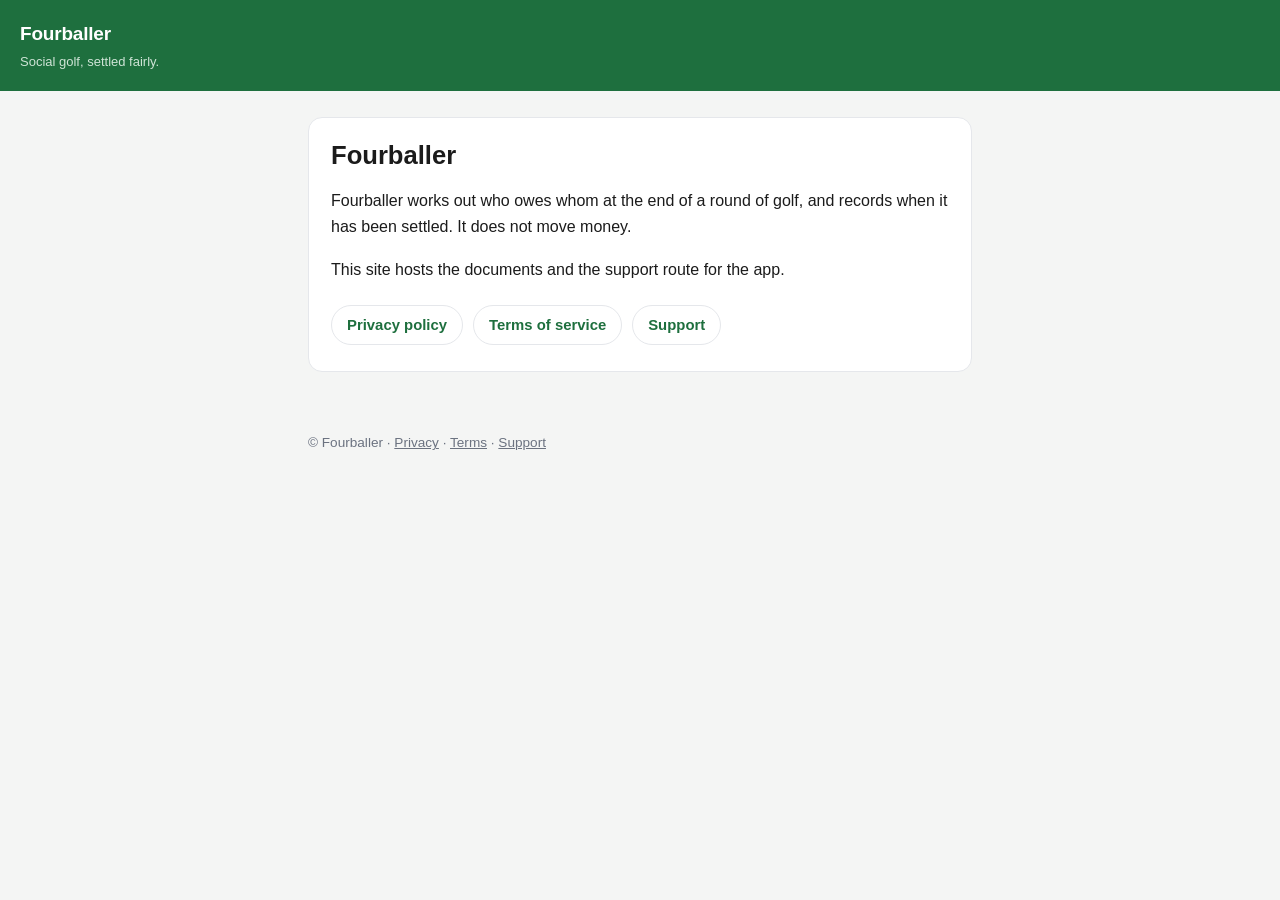
<file: index.html>
<!doctype html>
<html lang="en">
<head>
<meta charset="utf-8">
<meta name="viewport" content="width=device-width, initial-scale=1">
<title>Fourballer</title>
<meta name="description" content="Fourballer — privacy policy, terms of service and support.">
<link rel="stylesheet" href="/style.css">
</head>
<body>

<header class="bar">
  <a class="wordmark" href="/">Fourballer</a>
  <div class="tag">Social golf, settled fairly.</div>
</header>

<main>
  <div class="card">
    <h1>Fourballer</h1>
    <p>
      Fourballer works out who owes whom at the end of a round of golf, and
      records when it has been settled. It does not move money.
    </p>
    <p>
      This site hosts the documents and the support route for the app.
    </p>
    <nav class="links">
      <a href="/privacy/">Privacy policy</a>
      <a href="/terms/">Terms of service</a>
      <a href="/support/">Support</a>
    </nav>
  </div>
</main>

<footer>
  &copy; Fourballer &middot;
  <a href="/privacy/">Privacy</a> &middot;
  <a href="/terms/">Terms</a> &middot;
  <a href="/support/">Support</a>
</footer>

</body>
</html>
</file>
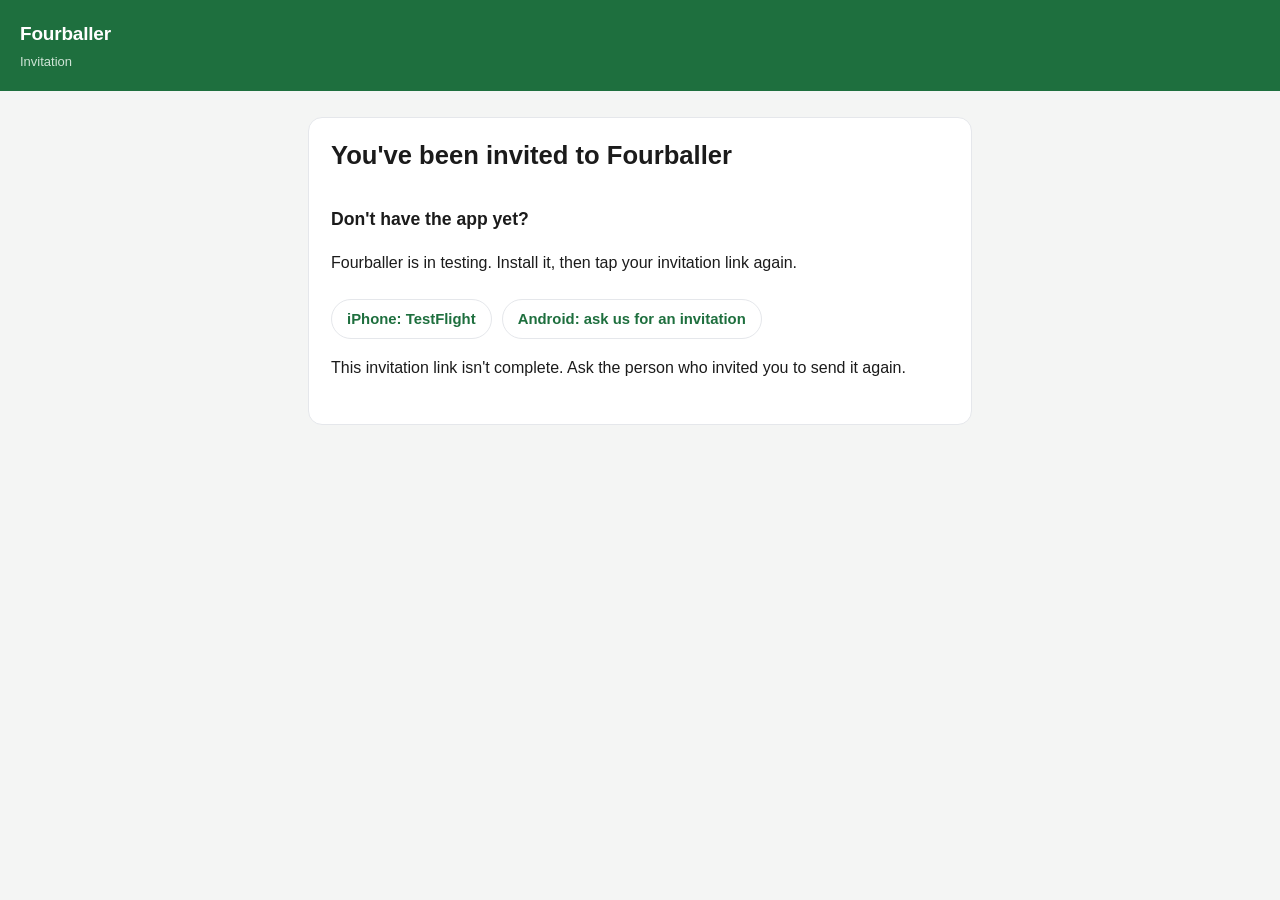
<file: join/index.html>
<!doctype html>
<html lang="en">
<head>
<meta charset="utf-8">
<meta name="viewport" content="width=device-width, initial-scale=1">
<meta name="robots" content="noindex">
<meta name="referrer" content="no-referrer">
<title>Join — Fourballer</title>
<link rel="stylesheet" href="/style.css">
</head>
<body>

<header class="bar">
  <a class="wordmark" href="/">Fourballer</a>
  <div class="tag">Invitation</div>
</header>

<main>
  <div class="card">
    <!-- PLACEHOLDER WORDING (#1561): every line on this page is a placeholder
         until Bruce rules on it. -->
    <h1>You've been invited to Fourballer</h1>

    <p id="open-row" hidden>
      <a id="open-link" href="#" style="display:inline-block;padding:12px 18px;border-radius:10px;background:var(--green);color:#fff;text-decoration:none;font-weight:600">Open in Fourballer</a>
    </p>

    <h2>Don't have the app yet?</h2>
    <p>
      Fourballer is in testing. Install it, then tap your invitation link again.
    </p>
    <nav class="links">
      <!-- PLACEHOLDER: the TestFlight and Play testing links go here. -->
      <a href="https://apps.apple.com/app/testflight/id899247664">iPhone: TestFlight</a>
      <a href="mailto:support@fourballer.com?subject=Android%20test%20invitation">Android: ask us for an invitation</a>
    </nav>

    <p id="bad" hidden>
      This invitation link isn't complete. Ask the person who invited you to
      send it again.
    </p>
  </div>
</main>

<script>
// Reads the invitation code from ?t= and hands it to the app.
// No storage, no network requests, nothing sent anywhere: the code only
// goes into the app's own link on this device.
(function () {
  var t = new URLSearchParams(window.location.search).get('t');
  if (!t || !/^[A-Za-z0-9_-]{4,64}$/.test(t)) {
    document.getElementById('bad').hidden = false;
    return;
  }
  var appLink = 'fourballer://join?t=' + encodeURIComponent(t);
  var a = document.getElementById('open-link');
  a.href = appLink;
  // Button only: opening the app's link automatically shows an
  // "invalid address" alert on iPhone when the app isn't installed.
  document.getElementById('open-row').hidden = false;
})();
</script>

</body>
</html>
</file>
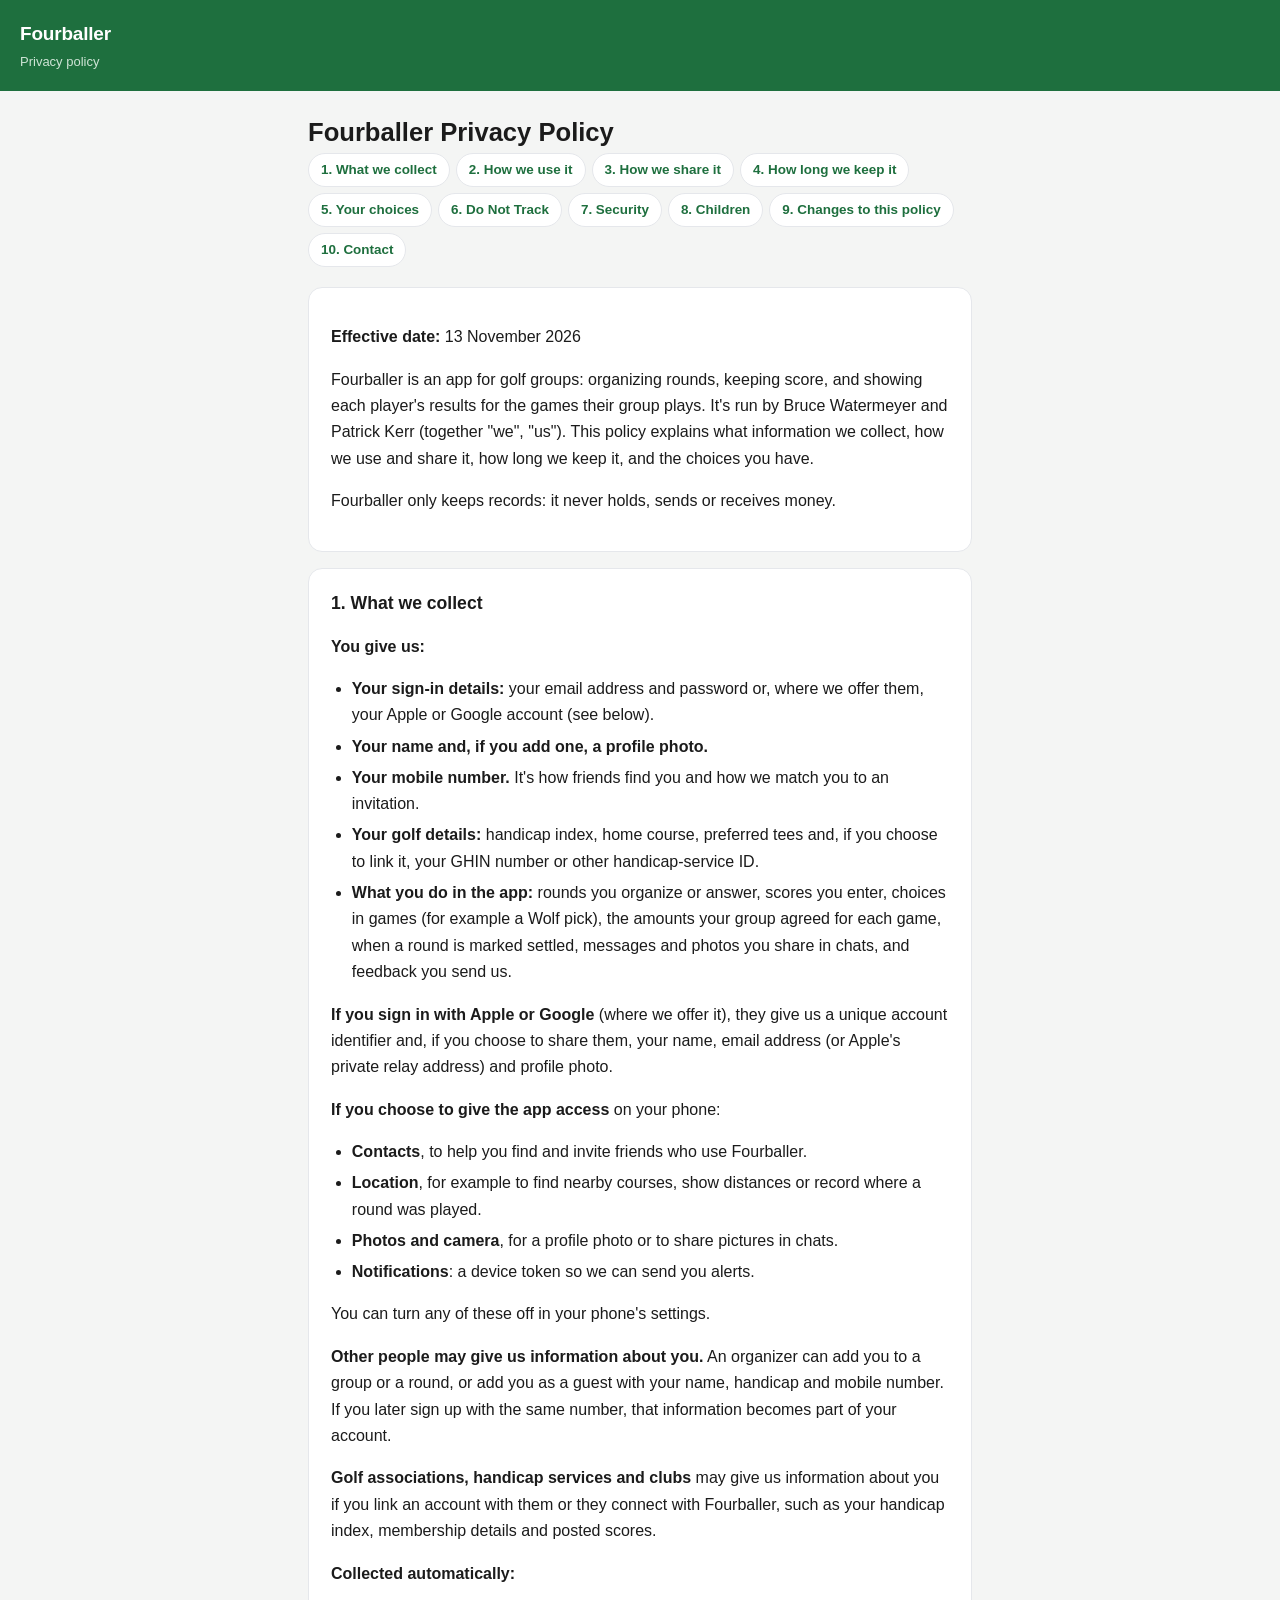
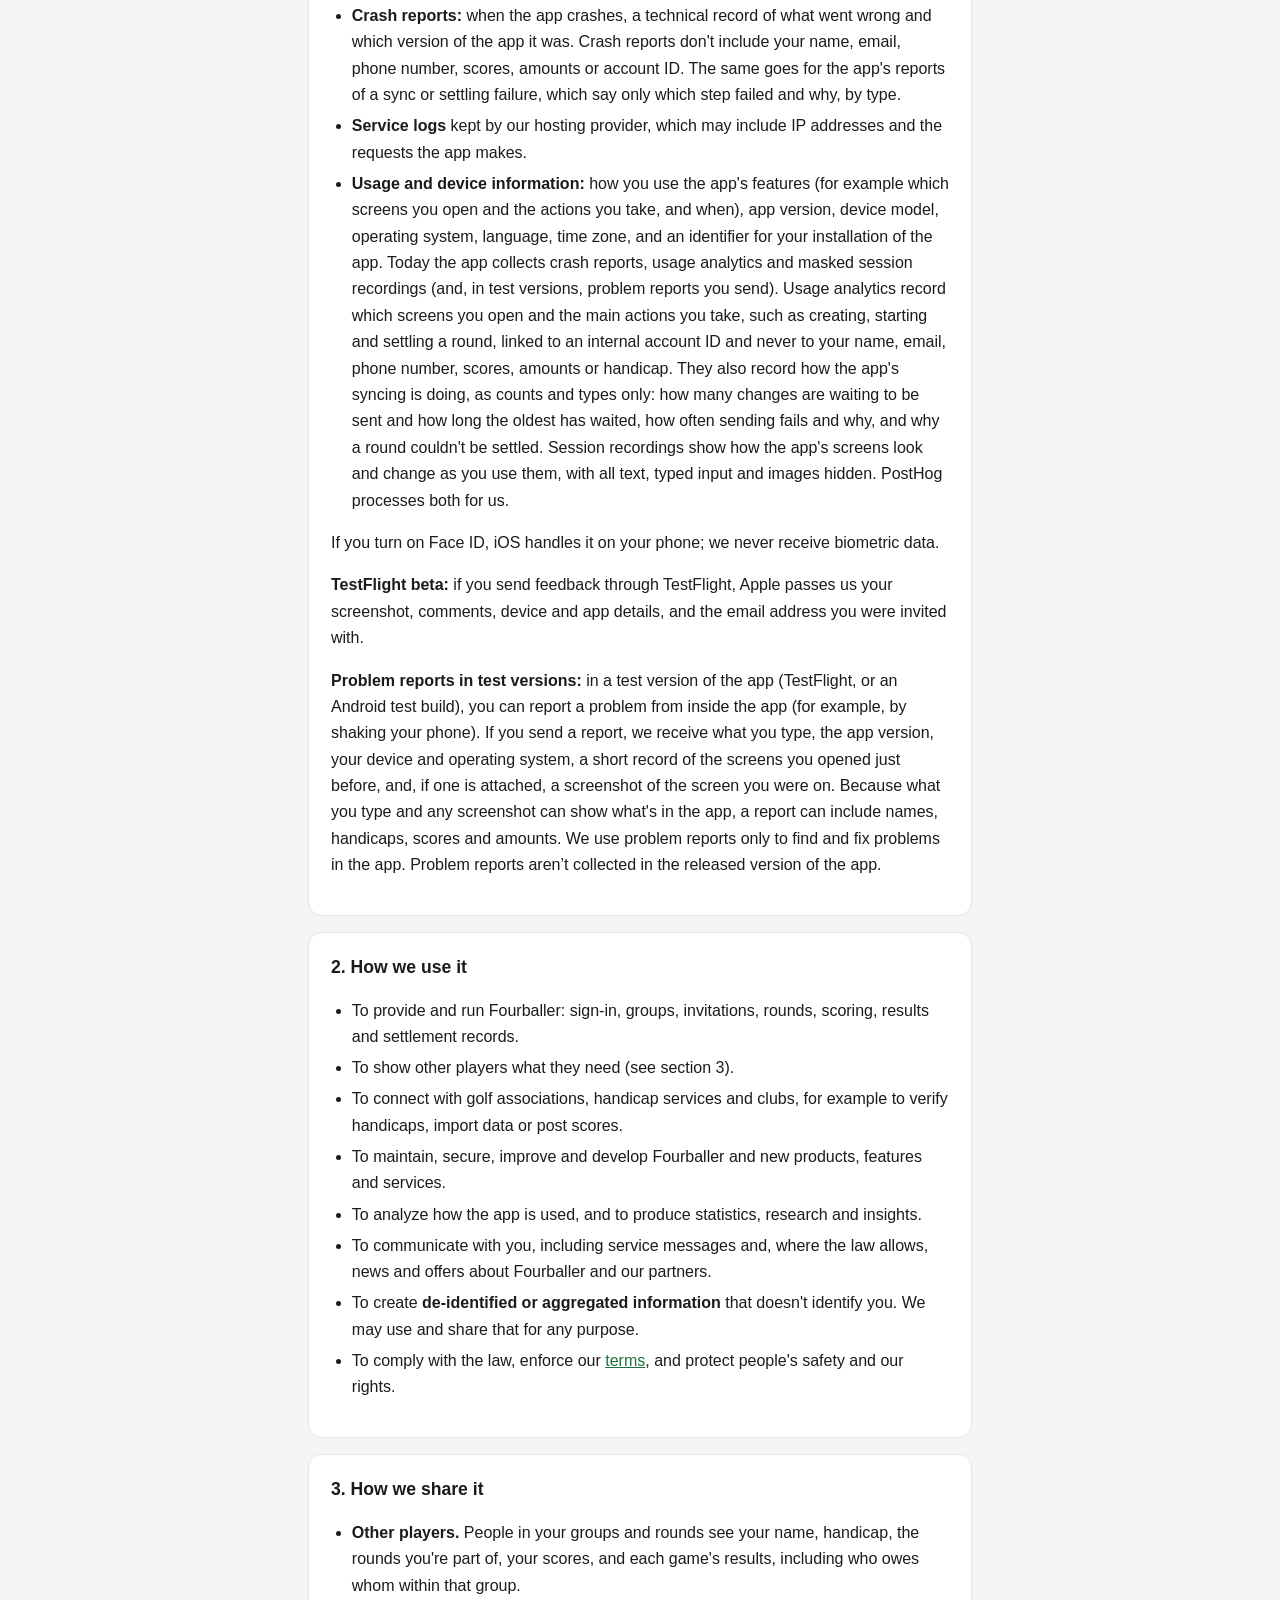
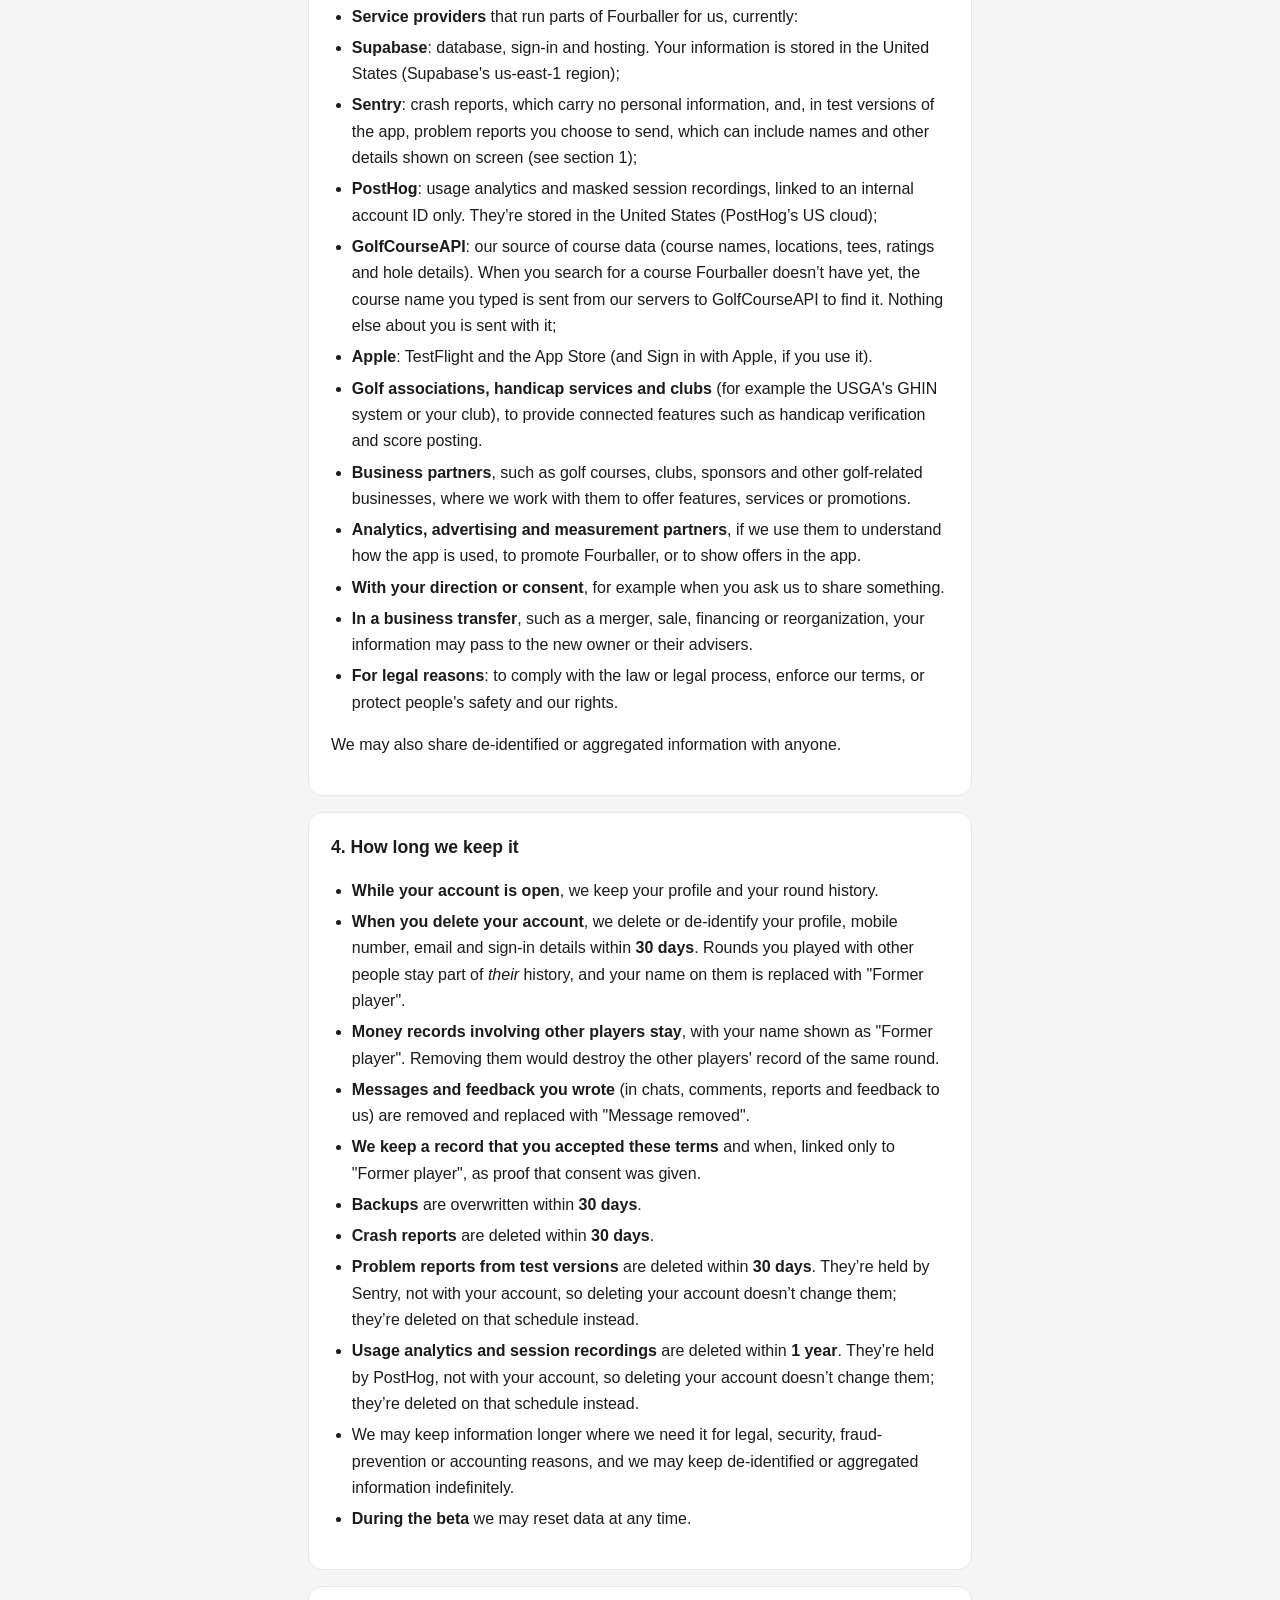
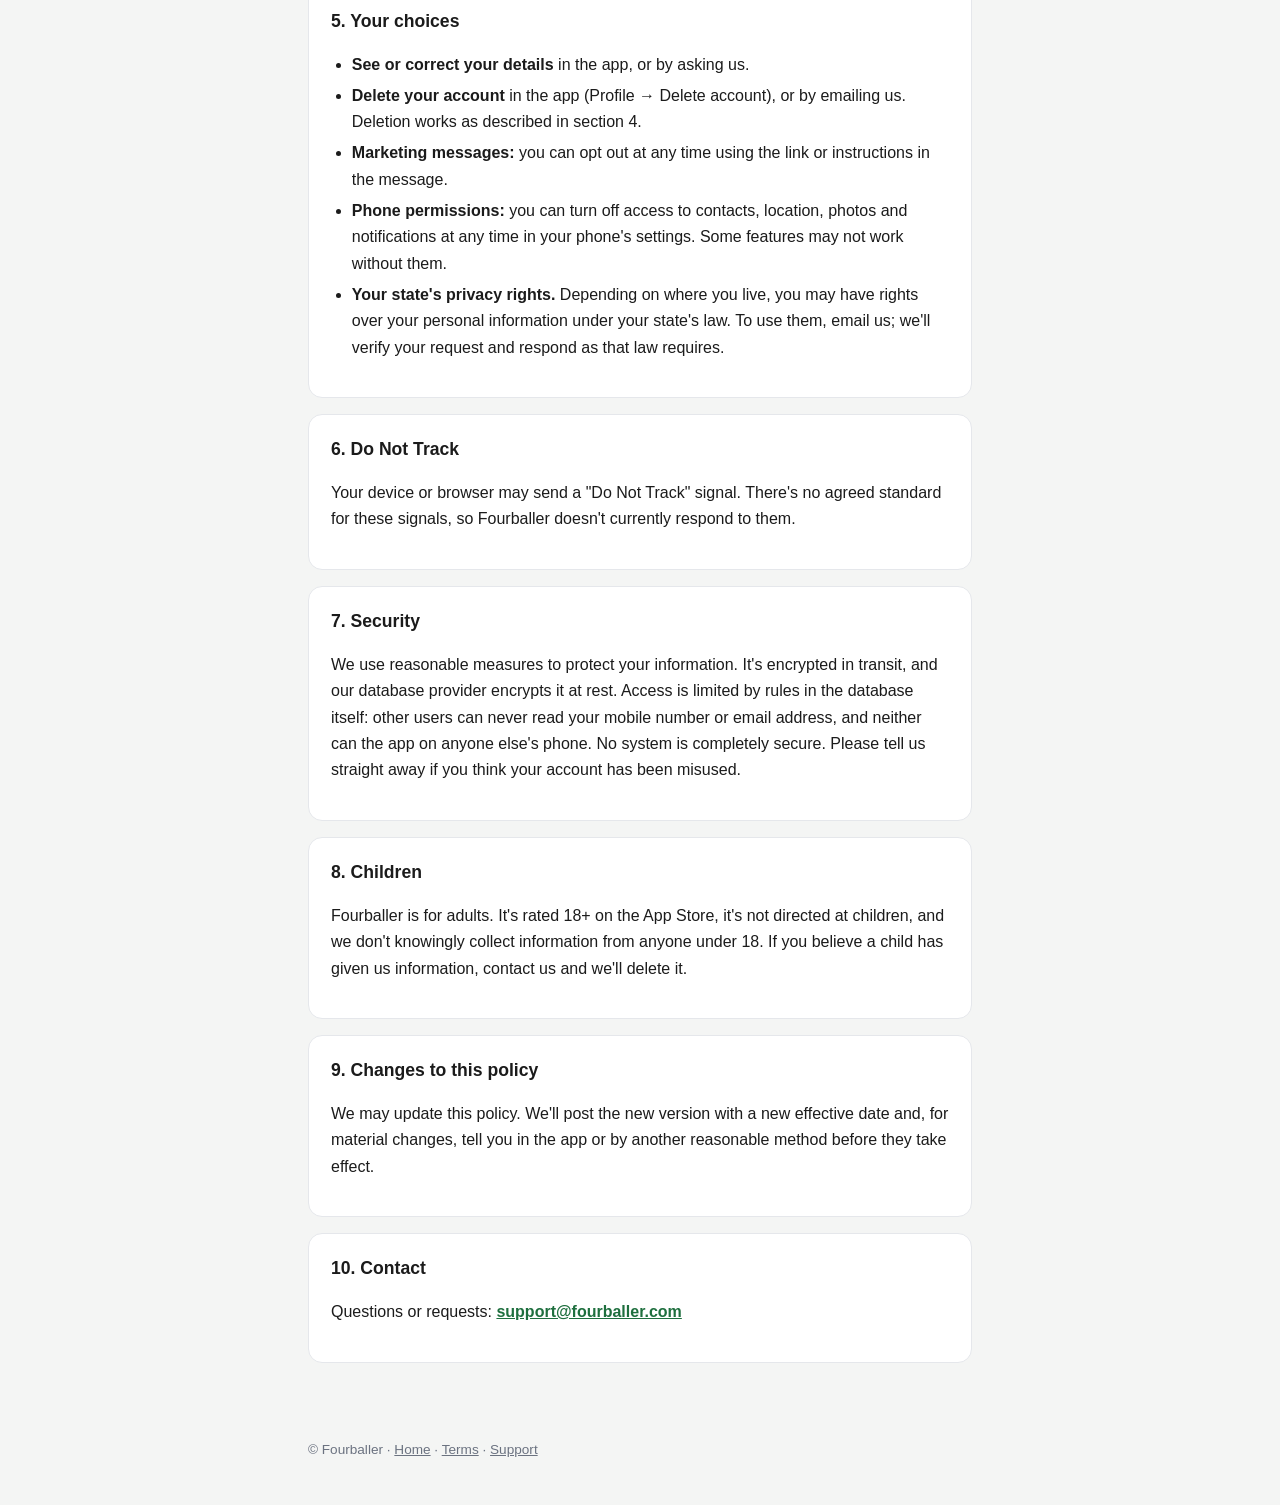
<file: privacy/index.html>
<!doctype html>
<html lang="en">
<head>
<meta charset="utf-8">
<meta name="viewport" content="width=device-width, initial-scale=1">
<title>Privacy Policy — Fourballer</title>
<link rel="stylesheet" href="/style.css">
</head>
<body>

<header class="bar">
  <a class="wordmark" href="/">Fourballer</a>
  <div class="tag">Privacy policy</div>
</header>

<main>
  <h1>Fourballer Privacy Policy</h1>
  
  <nav class="toc"><a href="#1-what-we-collect">1. What we collect</a><a href="#2-how-we-use-it">2. How we use it</a><a href="#3-how-we-share-it">3. How we share it</a><a href="#4-how-long-we-keep-it">4. How long we keep it</a><a href="#5-your-choices">5. Your choices</a><a href="#6-do-not-track">6. Do Not Track</a><a href="#7-security">7. Security</a><a href="#8-children">8. Children</a><a href="#9-changes-to-this-policy">9. Changes to this policy</a><a href="#10-contact">10. Contact</a></nav>
<section><p><strong>Effective date:</strong> 13 November 2026</p>
<p>Fourballer is an app for golf groups: organizing rounds, keeping score, and showing each player's results for the games their group plays. It's run by Bruce Watermeyer and Patrick Kerr (together "we", "us"). This policy explains what information we collect, how we use and share it, how long we keep it, and the choices you have.</p>
<p>Fourballer only keeps records: it never holds, sends or receives money.</p></section>
<section><h2 id="1-what-we-collect">1. What we collect</h2><p><strong>You give us:</strong></p><ul><li><strong>Your sign-in details:</strong> your email address and password or, where we offer them, your Apple or Google account (see below).</li><li><strong>Your name and, if you add one, a profile photo.</strong></li><li><strong>Your mobile number.</strong> It's how friends find you and how we match you to an invitation.</li><li><strong>Your golf details:</strong> handicap index, home course, preferred tees and, if you choose to link it, your GHIN number or other handicap-service ID.</li><li><strong>What you do in the app:</strong> rounds you organize or answer, scores you enter, choices in games (for example a Wolf pick), the amounts your group agreed for each game, when a round is marked settled, messages and photos you share in chats, and feedback you send us.</li></ul>
<p><strong>If you sign in with Apple or Google</strong> (where we offer it), they give us a unique account identifier and, if you choose to share them, your name, email address (or Apple's private relay address) and profile photo.</p>
<p><strong>If you choose to give the app access</strong> on your phone:</p><ul><li><strong>Contacts</strong>, to help you find and invite friends who use Fourballer.</li><li><strong>Location</strong>, for example to find nearby courses, show distances or record where a round was played.</li><li><strong>Photos and camera</strong>, for a profile photo or to share pictures in chats.</li><li><strong>Notifications</strong>: a device token so we can send you alerts.</li></ul>
<p>You can turn any of these off in your phone's settings.</p>
<p><strong>Other people may give us information about you.</strong> An organizer can add you to a group or a round, or add you as a guest with your name, handicap and mobile number. If you later sign up with the same number, that information becomes part of your account.</p>
<p><strong>Golf associations, handicap services and clubs</strong> may give us information about you if you link an account with them or they connect with Fourballer, such as your handicap index, membership details and posted scores.</p>
<p><strong>Collected automatically:</strong></p><ul><li><strong>Crash reports:</strong> when the app crashes, a technical record of what went wrong and which version of the app it was. Crash reports don't include your name, email, phone number, scores, amounts or account ID. The same goes for the app's reports of a sync or settling failure, which say only which step failed and why, by type.</li><li><strong>Service logs</strong> kept by our hosting provider, which may include IP addresses and the requests the app makes.</li><li><strong>Usage and device information:</strong> how you use the app's features (for example which screens you open and the actions you take, and when), app version, device model, operating system, language, time zone, and an identifier for your installation of the app. Today the app collects crash reports, usage analytics and masked session recordings (and, in test versions, problem reports you send). Usage analytics record which screens you open and the main actions you take, such as creating, starting and settling a round, linked to an internal account ID and never to your name, email, phone number, scores, amounts or handicap. They also record how the app's syncing is doing, as counts and types only: how many changes are waiting to be sent and how long the oldest has waited, how often sending fails and why, and why a round couldn't be settled. Session recordings show how the app's screens look and change as you use them, with all text, typed input and images hidden. PostHog processes both for us.</li></ul>
<p>If you turn on Face ID, iOS handles it on your phone; we never receive biometric data.</p>
<p><strong>TestFlight beta:</strong> if you send feedback through TestFlight, Apple passes us your screenshot, comments, device and app details, and the email address you were invited with.</p>
<p><strong>Problem reports in test versions:</strong> in a test version of the app (TestFlight, or an Android test build), you can report a problem from inside the app (for example, by shaking your phone). If you send a report, we receive what you type, the app version, your device and operating system, a short record of the screens you opened just before, and, if one is attached, a screenshot of the screen you were on. Because what you type and any screenshot can show what's in the app, a report can include names, handicaps, scores and amounts. We use problem reports only to find and fix problems in the app. Problem reports aren&#8217;t collected in the released version of the app.</p></section>
<section><h2 id="2-how-we-use-it">2. How we use it</h2><ul><li>To provide and run Fourballer: sign-in, groups, invitations, rounds, scoring, results and settlement records.</li><li>To show other players what they need (see section 3).</li><li>To connect with golf associations, handicap services and clubs, for example to verify handicaps, import data or post scores.</li><li>To maintain, secure, improve and develop Fourballer and new products, features and services.</li><li>To analyze how the app is used, and to produce statistics, research and insights.</li><li>To communicate with you, including service messages and, where the law allows, news and offers about Fourballer and our partners.</li><li>To create <strong>de-identified or aggregated information</strong> that doesn't identify you. We may use and share that for any purpose.</li><li>To comply with the law, enforce our <a href="/terms">terms</a>, and protect people's safety and our rights.</li>
</ul></section>
<section><h2 id="3-how-we-share-it">3. How we share it</h2><ul><li><strong>Other players.</strong> People in your groups and rounds see your name, handicap, the rounds you're part of, your scores, and each game's results, including who owes whom within that group.</li><li><strong>Service providers</strong> that run parts of Fourballer for us, currently:</li><li><strong>Supabase</strong>: database, sign-in and hosting. Your information is stored in the United States (Supabase's us-east-1 region);</li><li><strong>Sentry</strong>: crash reports, which carry no personal information, and, in test versions of the app, problem reports you choose to send, which can include names and other details shown on screen (see section 1);</li><li><strong>PostHog</strong>: usage analytics and masked session recordings, linked to an internal account ID only. They&#8217;re stored in the United States (PostHog&#8217;s US cloud);</li><li><strong>GolfCourseAPI</strong>: our source of course data (course names, locations, tees, ratings and hole details). When you search for a course Fourballer doesn&#8217;t have yet, the course name you typed is sent from our servers to GolfCourseAPI to find it. Nothing else about you is sent with it;</li><li><strong>Apple</strong>: TestFlight and the App Store (and Sign in with Apple, if you use it).</li><li><strong>Golf associations, handicap services and clubs</strong> (for example the USGA's GHIN system or your club), to provide connected features such as handicap verification and score posting.</li><li><strong>Business partners</strong>, such as golf courses, clubs, sponsors and other golf-related businesses, where we work with them to offer features, services or promotions.</li><li><strong>Analytics, advertising and measurement partners</strong>, if we use them to understand how the app is used, to promote Fourballer, or to show offers in the app.</li><li><strong>With your direction or consent</strong>, for example when you ask us to share something.</li><li><strong>In a business transfer</strong>, such as a merger, sale, financing or reorganization, your information may pass to the new owner or their advisers.</li><li><strong>For legal reasons</strong>: to comply with the law or legal process, enforce our terms, or protect people's safety and our rights.</li>
</ul>
<p>We may also share de-identified or aggregated information with anyone.</p></section>
<section><h2 id="4-how-long-we-keep-it">4. How long we keep it</h2><ul><li><strong>While your account is open</strong>, we keep your profile and your round history.</li><li><strong>When you delete your account</strong>, we delete or de-identify your profile, mobile number, email and sign-in details within <strong>30 days</strong>. Rounds you played with other people stay part of <em>their</em> history, and your name on them is replaced with "Former player".</li><li><strong>Money records involving other players stay</strong>, with your name shown as "Former player". Removing them would destroy the other players' record of the same round.</li><li><strong>Messages and feedback you wrote</strong> (in chats, comments, reports and feedback to us) are removed and replaced with "Message removed".</li><li><strong>We keep a record that you accepted these terms</strong> and when, linked only to "Former player", as proof that consent was given.</li><li><strong>Backups</strong> are overwritten within <strong>30 days</strong>.</li><li><strong>Crash reports</strong> are deleted within <strong>30 days</strong>.</li><li><strong>Problem reports from test versions</strong> are deleted within <strong>30 days</strong>. They&#8217;re held by Sentry, not with your account, so deleting your account doesn&#8217;t change them; they&#8217;re deleted on that schedule instead.</li><li><strong>Usage analytics and session recordings</strong> are deleted within <strong>1 year</strong>. They&#8217;re held by PostHog, not with your account, so deleting your account doesn&#8217;t change them; they&#8217;re deleted on that schedule instead.</li><li>We may keep information longer where we need it for legal, security, fraud-prevention or accounting reasons, and we may keep de-identified or aggregated information indefinitely.</li><li><strong>During the beta</strong> we may reset data at any time.</li>
</ul></section>
<section><h2 id="5-your-choices">5. Your choices</h2><ul><li><strong>See or correct your details</strong> in the app, or by asking us.</li><li><strong>Delete your account</strong> in the app (Profile → Delete account), or by emailing us. Deletion works as described in section 4.</li><li><strong>Marketing messages:</strong> you can opt out at any time using the link or instructions in the message.</li><li><strong>Phone permissions:</strong> you can turn off access to contacts, location, photos and notifications at any time in your phone's settings. Some features may not work without them.</li><li><strong>Your state's privacy rights.</strong> Depending on where you live, you may have rights over your personal information under your state's law. To use them, email us; we'll verify your request and respond as that law requires.</li>
</ul></section>
<section><h2 id="6-do-not-track">6. Do Not Track</h2><p>Your device or browser may send a "Do Not Track" signal. There's no agreed standard for these signals, so Fourballer doesn't currently respond to them.</p></section>
<section><h2 id="7-security">7. Security</h2><p>We use reasonable measures to protect your information. It's encrypted in transit, and our database provider encrypts it at rest. Access is limited by rules in the database itself: other users can never read your mobile number or email address, and neither can the app on anyone else's phone. No system is completely secure. Please tell us straight away if you think your account has been misused.</p></section>
<section><h2 id="8-children">8. Children</h2><p>Fourballer is for adults. It's rated 18+ on the App Store, it's not directed at children, and we don't knowingly collect information from anyone under 18. If you believe a child has given us information, contact us and we'll delete it.</p></section>
<section><h2 id="9-changes-to-this-policy">9. Changes to this policy</h2><p>We may update this policy. We'll post the new version with a new effective date and, for material changes, tell you in the app or by another reasonable method before they take effect.</p></section>
<section><h2 id="10-contact">10. Contact</h2><p>Questions or requests: <strong><a href="mailto:support@fourballer.com">support@fourballer.com</a></strong></p></section>

</main>

<footer>
  &copy; Fourballer &middot;
  <a href="/">Home</a> &middot;
  <a href="/terms/">Terms</a> &middot;
  <a href="/support/">Support</a>
</footer>

</body>
</html>
</file>
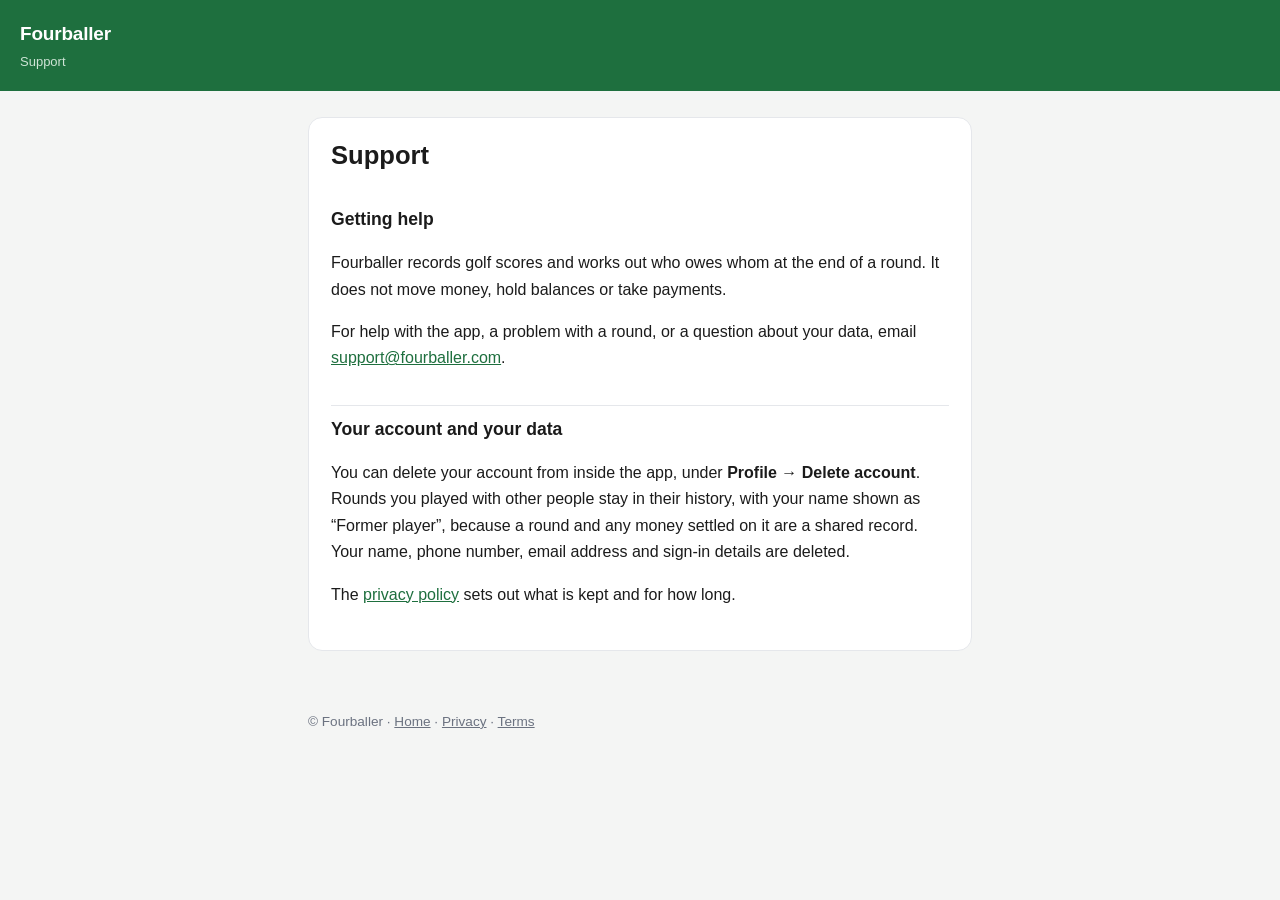
<file: support/index.html>
<!doctype html>
<html lang="en">
<head>
<meta charset="utf-8">
<meta name="viewport" content="width=device-width, initial-scale=1">
<title>Support — Fourballer</title>
<link rel="stylesheet" href="/style.css">
</head>
<body>

<header class="bar">
  <a class="wordmark" href="/">Fourballer</a>
  <div class="tag">Support</div>
</header>

<main>
  <div class="card">
    <h1>Support</h1>

    <h2>Getting help</h2>
    <p>
      Fourballer records golf scores and works out who owes whom at the end of
      a round. It does not move money, hold balances or take payments.
    </p>
    <p>
      For help with the app, a problem with a round, or a question about your
      data, email
      <a href="mailto:support@fourballer.com">support@fourballer.com</a>.
    </p>

    <h2>Your account and your data</h2>
    <p>
      You can delete your account from inside the app, under
      <strong>Profile &rarr; Delete account</strong>. Rounds you played with
      other people stay in their history, with your name shown as
      &ldquo;Former player&rdquo;, because a round and any money settled on it
      are a shared record. Your name, phone number, email address and sign-in
      details are deleted.
    </p>
    <p>
      The <a href="/privacy/">privacy policy</a> sets out what is kept and for
      how long.
    </p>
  </div>
</main>

<footer>
  &copy; Fourballer &middot;
  <a href="/">Home</a> &middot;
  <a href="/privacy/">Privacy</a> &middot;
  <a href="/terms/">Terms</a>
</footer>

</body>
</html>
</file>
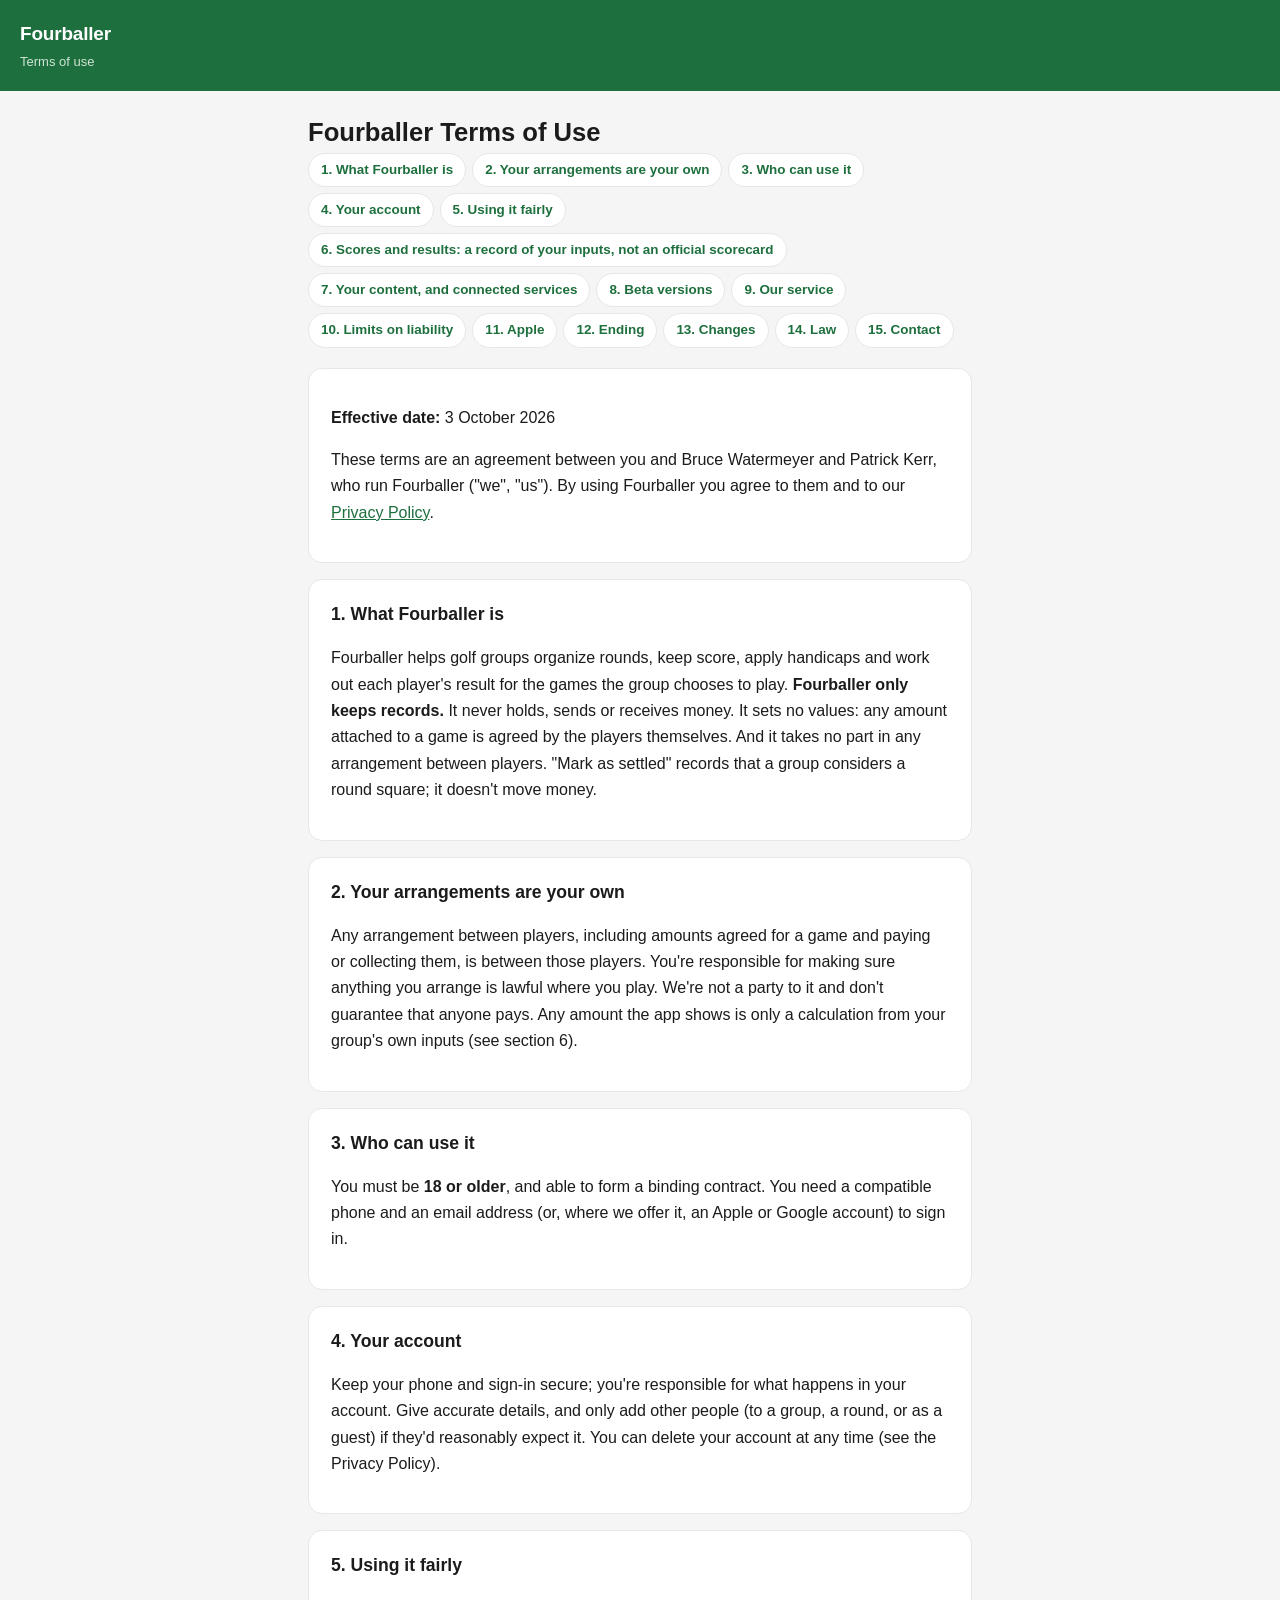
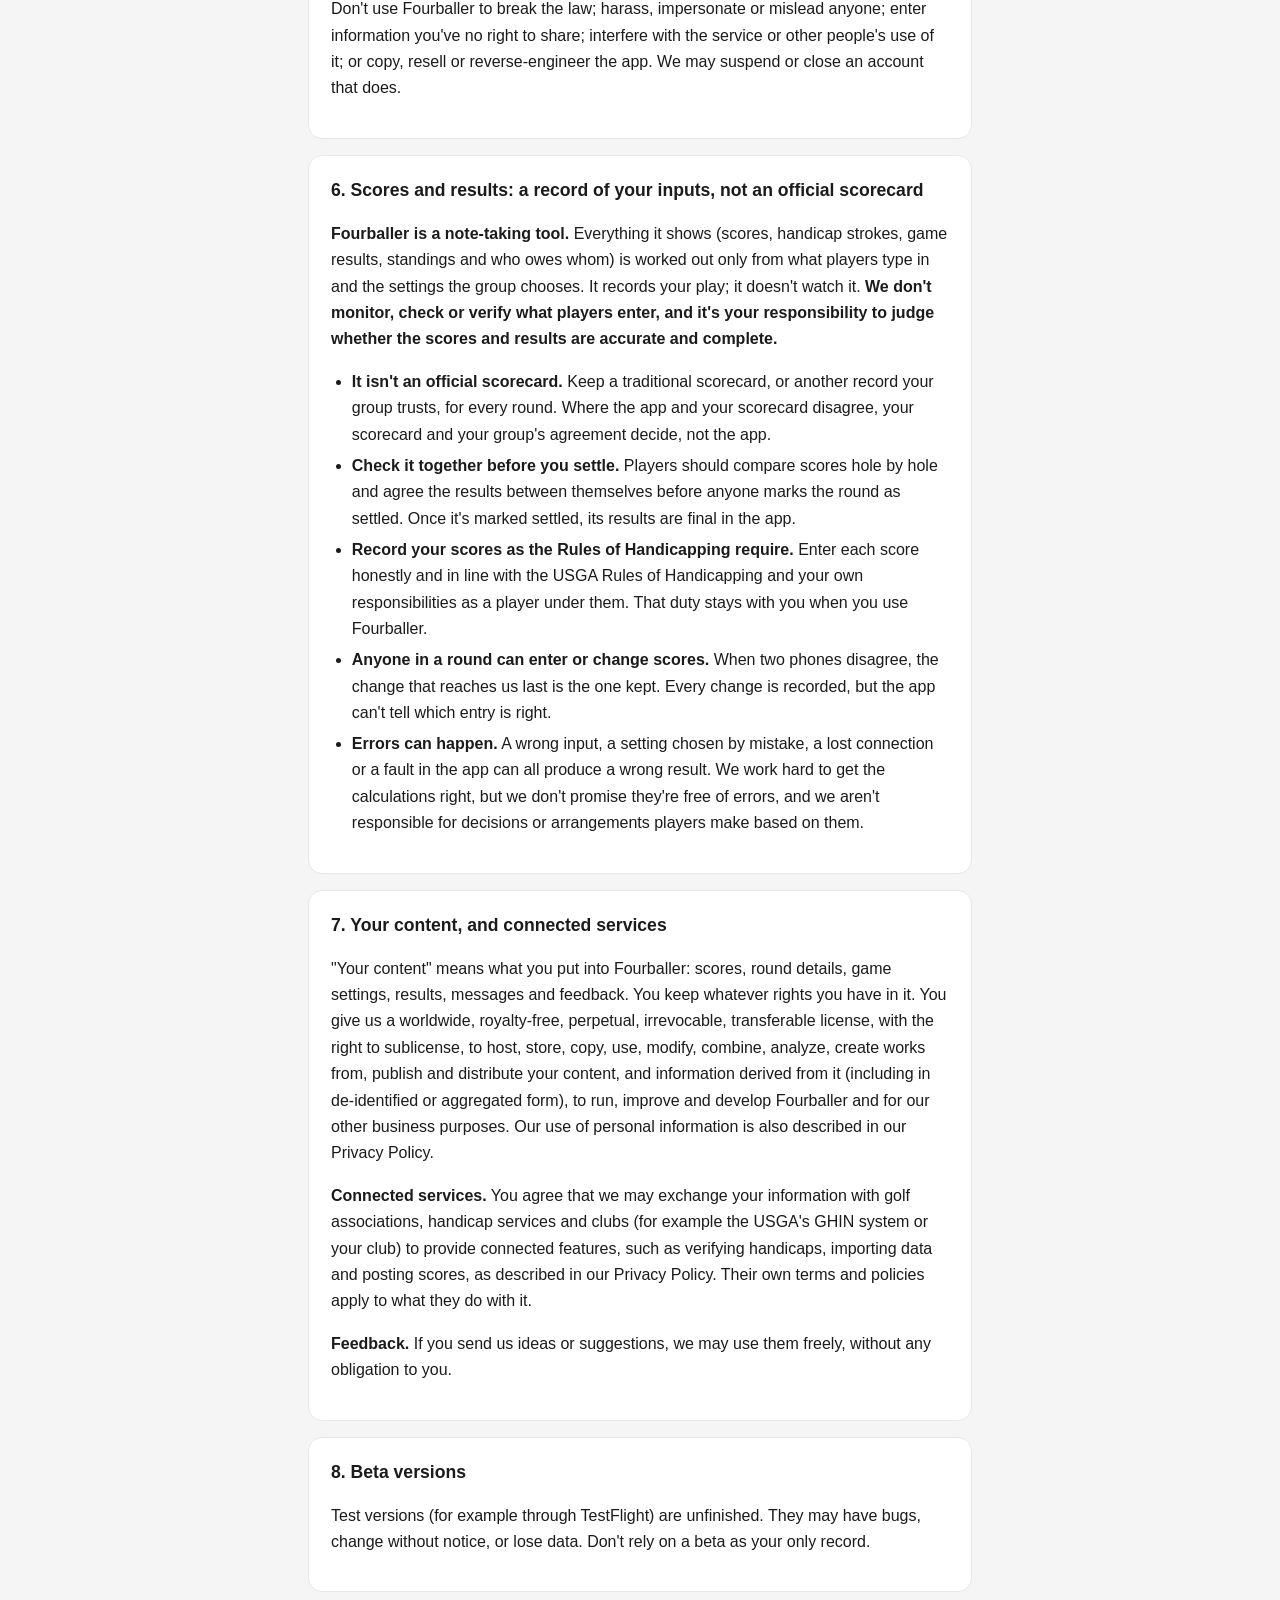
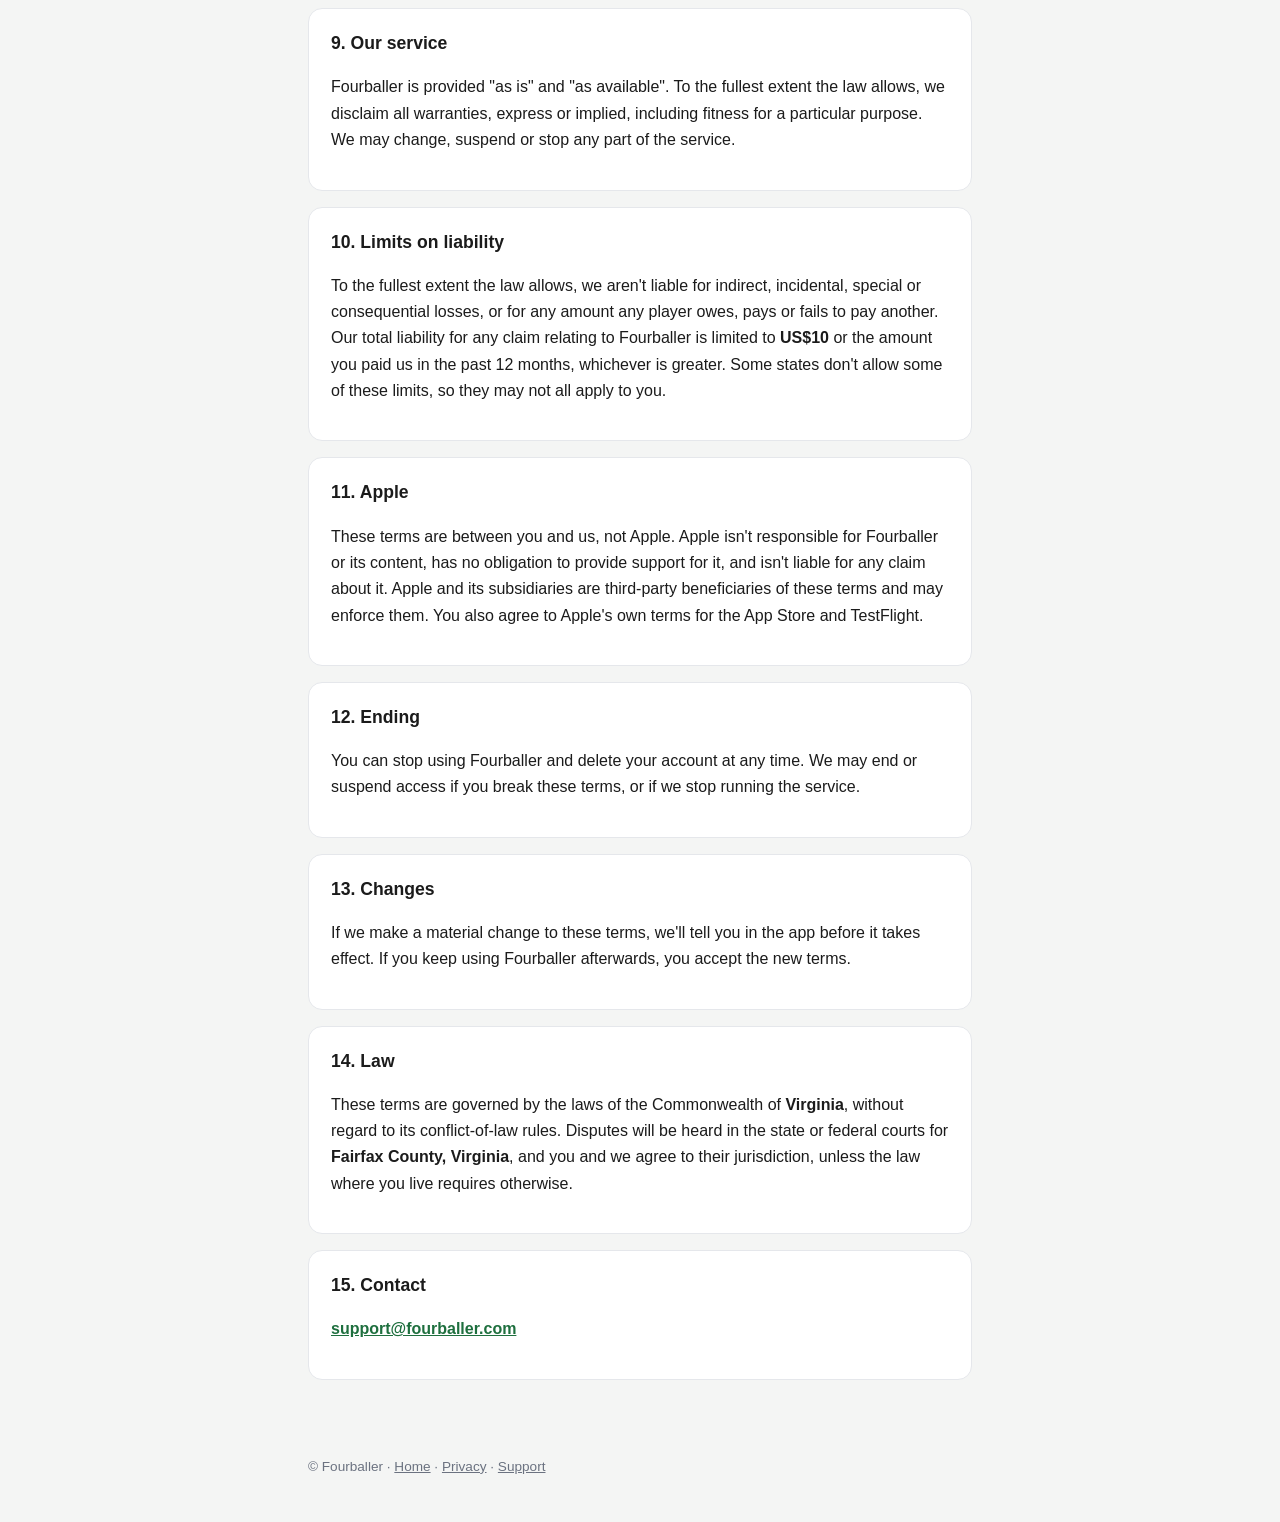
<file: terms/index.html>
<!doctype html>
<html lang="en">
<head>
<meta charset="utf-8">
<meta name="viewport" content="width=device-width, initial-scale=1">
<title>Terms of Use — Fourballer</title>
<link rel="stylesheet" href="/style.css">
</head>
<body>

<header class="bar">
  <a class="wordmark" href="/">Fourballer</a>
  <div class="tag">Terms of use</div>
</header>

<main>
  <h1>Fourballer Terms of Use</h1>
  
  <nav class="toc"><a href="#1-what-fourballer-is">1. What Fourballer is</a><a href="#2-your-arrangements-are-your-own">2. Your arrangements are your own</a><a href="#3-who-can-use-it">3. Who can use it</a><a href="#4-your-account">4. Your account</a><a href="#5-using-it-fairly">5. Using it fairly</a><a href="#6-scores-and-results-a-record-of-your-inputs-not-an-official-scorecard">6. Scores and results: a record of your inputs, not an official scorecard</a><a href="#7-your-content-and-connected-services">7. Your content, and connected services</a><a href="#8-beta-versions">8. Beta versions</a><a href="#9-our-service">9. Our service</a><a href="#10-limits-on-liability">10. Limits on liability</a><a href="#11-apple">11. Apple</a><a href="#12-ending">12. Ending</a><a href="#13-changes">13. Changes</a><a href="#14-law">14. Law</a><a href="#15-contact">15. Contact</a></nav>
<section><p><strong>Effective date:</strong> 3 October 2026</p>
<p>These terms are an agreement between you and Bruce Watermeyer and Patrick Kerr, who run Fourballer ("we", "us"). By using Fourballer you agree to them and to our <a href="/privacy">Privacy Policy</a>.</p></section>
<section><h2 id="1-what-fourballer-is">1. What Fourballer is</h2><p>Fourballer helps golf groups organize rounds, keep score, apply handicaps and work out each player's result for the games the group chooses to play. <strong>Fourballer only keeps records.</strong> It never holds, sends or receives money. It sets no values: any amount attached to a game is agreed by the players themselves. And it takes no part in any arrangement between players. "Mark as settled" records that a group considers a round square; it doesn't move money.</p></section>
<section><h2 id="2-your-arrangements-are-your-own">2. Your arrangements are your own</h2><p>Any arrangement between players, including amounts agreed for a game and paying or collecting them, is between those players. You're responsible for making sure anything you arrange is lawful where you play. We're not a party to it and don't guarantee that anyone pays. Any amount the app shows is only a calculation from your group's own inputs (see section 6).</p></section>
<section><h2 id="3-who-can-use-it">3. Who can use it</h2><p>You must be <strong>18 or older</strong>, and able to form a binding contract. You need a compatible phone and an email address (or, where we offer it, an Apple or Google account) to sign in.</p></section>
<section><h2 id="4-your-account">4. Your account</h2><p>Keep your phone and sign-in secure; you're responsible for what happens in your account. Give accurate details, and only add other people (to a group, a round, or as a guest) if they'd reasonably expect it. You can delete your account at any time (see the Privacy Policy).</p></section>
<section><h2 id="5-using-it-fairly">5. Using it fairly</h2><p>Don't use Fourballer to break the law; harass, impersonate or mislead anyone; enter information you've no right to share; interfere with the service or other people's use of it; or copy, resell or reverse-engineer the app. We may suspend or close an account that does.</p></section>
<section><h2 id="6-scores-and-results-a-record-of-your-inputs-not-an-official-scorecard">6. Scores and results: a record of your inputs, not an official scorecard</h2><p><strong>Fourballer is a note-taking tool.</strong> Everything it shows (scores, handicap strokes, game results, standings and who owes whom) is worked out only from what players type in and the settings the group chooses. It records your play; it doesn't watch it. <strong>We don't monitor, check or verify what players enter, and it's your responsibility to judge whether the scores and results are accurate and complete.</strong></p>
<ul>
<li><strong>It isn't an official scorecard.</strong> Keep a traditional scorecard, or another record your group trusts, for every round. Where the app and your scorecard disagree, your scorecard and your group's agreement decide, not the app.</li>
<li><strong>Check it together before you settle.</strong> Players should compare scores hole by hole and agree the results between themselves before anyone marks the round as settled. Once it's marked settled, its results are final in the app.</li>
<li><strong>Record your scores as the Rules of Handicapping require.</strong> Enter each score honestly and in line with the USGA Rules of Handicapping and your own responsibilities as a player under them. That duty stays with you when you use Fourballer.</li>
<li><strong>Anyone in a round can enter or change scores.</strong> When two phones disagree, the change that reaches us last is the one kept. Every change is recorded, but the app can't tell which entry is right.</li>
<li><strong>Errors can happen.</strong> A wrong input, a setting chosen by mistake, a lost connection or a fault in the app can all produce a wrong result. We work hard to get the calculations right, but we don't promise they're free of errors, and we aren't responsible for decisions or arrangements players make based on them.</li>
</ul></section>
<section><h2 id="7-your-content-and-connected-services">7. Your content, and connected services</h2><p>"Your content" means what you put into Fourballer: scores, round details, game settings, results, messages and feedback. You keep whatever rights you have in it. You give us a worldwide, royalty-free, perpetual, irrevocable, transferable license, with the right to sublicense, to host, store, copy, use, modify, combine, analyze, create works from, publish and distribute your content, and information derived from it (including in de-identified or aggregated form), to run, improve and develop Fourballer and for our other business purposes. Our use of personal information is also described in our Privacy Policy.</p>
<p><strong>Connected services.</strong> You agree that we may exchange your information with golf associations, handicap services and clubs (for example the USGA's GHIN system or your club) to provide connected features, such as verifying handicaps, importing data and posting scores, as described in our Privacy Policy. Their own terms and policies apply to what they do with it.</p>
<p><strong>Feedback.</strong> If you send us ideas or suggestions, we may use them freely, without any obligation to you.</p></section>
<section><h2 id="8-beta-versions">8. Beta versions</h2><p>Test versions (for example through TestFlight) are unfinished. They may have bugs, change without notice, or lose data. Don't rely on a beta as your only record.</p></section>
<section><h2 id="9-our-service">9. Our service</h2><p>Fourballer is provided "as is" and "as available". To the fullest extent the law allows, we disclaim all warranties, express or implied, including fitness for a particular purpose. We may change, suspend or stop any part of the service.</p></section>
<section><h2 id="10-limits-on-liability">10. Limits on liability</h2><p>To the fullest extent the law allows, we aren't liable for indirect, incidental, special or consequential losses, or for any amount any player owes, pays or fails to pay another. Our total liability for any claim relating to Fourballer is limited to <strong>US$10</strong> or the amount you paid us in the past 12 months, whichever is greater. Some states don't allow some of these limits, so they may not all apply to you.</p></section>
<section><h2 id="11-apple">11. Apple</h2><p>These terms are between you and us, not Apple. Apple isn't responsible for Fourballer or its content, has no obligation to provide support for it, and isn't liable for any claim about it. Apple and its subsidiaries are third-party beneficiaries of these terms and may enforce them. You also agree to Apple's own terms for the App Store and TestFlight.</p></section>
<section><h2 id="12-ending">12. Ending</h2><p>You can stop using Fourballer and delete your account at any time. We may end or suspend access if you break these terms, or if we stop running the service.</p></section>
<section><h2 id="13-changes">13. Changes</h2><p>If we make a material change to these terms, we'll tell you in the app before it takes effect. If you keep using Fourballer afterwards, you accept the new terms.</p></section>
<section><h2 id="14-law">14. Law</h2><p>These terms are governed by the laws of the Commonwealth of <strong>Virginia</strong>, without regard to its conflict-of-law rules. Disputes will be heard in the state or federal courts for <strong>Fairfax County, Virginia</strong>, and you and we agree to their jurisdiction, unless the law where you live requires otherwise.</p></section>
<section><h2 id="15-contact">15. Contact</h2><p><strong><a href="mailto:support@fourballer.com">support@fourballer.com</a></strong></p></section>
</main>

<footer>
  &copy; Fourballer &middot;
  <a href="/">Home</a> &middot;
  <a href="/privacy/">Privacy</a> &middot;
  <a href="/support/">Support</a>
</footer>

</body>
</html>
</file>
<file: style.css>
/* fourballer.com — one stylesheet, no build step, no external requests.
 *
 * Colours are copied from the app's design tokens (app/src/theme.js) so the
 * site and the app are recognisably the same product. Kept deliberately
 * plain: these are legal and support pages, and the job is legibility on a
 * phone, not decoration. No web fonts — a privacy policy must render even
 * when a font host is blocked, which is exactly the kind of place people read
 * one from. */

:root {
  --green: #1E6F3E;
  --green-dark: #14522C;
  --green-light: #E8F3EC;
  --ink: #1B1B1B;
  --grey: #6B7280;
  --line: #E5E7EB;
  --bg: #F4F5F4;
  --card: #FFFFFF;
  --amber-bg: #FEF3C7;
  --amber-fg: #92400E;
}

* { box-sizing: border-box; }

html { -webkit-text-size-adjust: 100%; }

body {
  margin: 0;
  background: var(--bg);
  color: var(--ink);
  font: 16px/1.65 -apple-system, BlinkMacSystemFont, "Segoe UI", Roboto,
        "Helvetica Neue", Arial, sans-serif;
}

/* The brand bar, same green as the app's top bars. */
header.bar {
  background: var(--green);
  padding: 18px 20px;
}
header.bar a.wordmark {
  color: #fff;
  font-size: 19px;
  font-weight: 800;
  letter-spacing: -0.2px;
  text-decoration: none;
}
header.bar .tag {
  color: #CFE4D6;
  font-size: 13px;
  margin-top: 2px;
}

main {
  max-width: 44rem;
  margin: 0 auto;
  padding: 26px 20px 60px;
}

.card {
  background: var(--card);
  border: 1px solid var(--line);
  border-radius: 14px;
  padding: 22px 22px 26px;
}

h1 {
  font-size: 1.6rem;
  line-height: 1.25;
  margin: 0 0 4px;
}
h2 {
  font-size: 1.1rem;
  margin: 1.9em 0 0.4em;
  padding-top: 0.5em;
  border-top: 1px solid var(--line);
}
h2:first-of-type { border-top: 0; padding-top: 0; }
h3 { font-size: 1rem; margin: 1.4em 0 0.3em; }

.updated {
  color: var(--grey);
  font-size: 0.85rem;
  margin: 0 0 1.4em;
}

a { color: var(--green); }
a:hover { color: var(--green-dark); }

ul, ol { padding-left: 1.3em; }
li { margin: 0.3em 0; }

/* Wide content must scroll inside itself rather than pushing the page. */
table { width: 100%; border-collapse: collapse; font-size: 0.93rem; }
th, td { text-align: left; padding: 7px 9px; border-bottom: 1px solid var(--line); vertical-align: top; }
th { background: var(--green-light); }
.scroll { overflow-x: auto; }

/* The placeholder notice. Deliberately loud: a page that is not the real
 * document must never be mistakable for one. */
.notice {
  background: var(--amber-bg);
  color: var(--amber-fg);
  border-radius: 10px;
  padding: 14px 16px;
  font-size: 0.95rem;
  margin: 0 0 1.4em;
}
.notice strong { display: block; margin-bottom: 2px; }

nav.links {
  display: flex;
  flex-wrap: wrap;
  gap: 10px;
  margin-top: 22px;
}
nav.links a {
  display: inline-block;
  background: var(--card);
  border: 1px solid var(--line);
  border-radius: 999px;
  padding: 7px 15px;
  text-decoration: none;
  font-size: 0.93rem;
  font-weight: 600;
}

footer {
  max-width: 44rem;
  margin: 0 auto;
  padding: 0 20px 44px;
  color: var(--grey);
  font-size: 0.85rem;
}
footer a { color: var(--grey); }

@media (prefers-color-scheme: dark) {
  :root {
    --ink: #ECEDEC;
    --grey: #9CA3AF;
    --line: #2C312E;
    --bg: #121513;
    --card: #1A1E1B;
    --green-light: #1E2A22;
    --amber-bg: #3A2F12;
    --amber-fg: #F4D694;
  }
  a { color: #6FBF86; }
  a:hover { color: #8FD3A2; }
  header.bar { background: var(--green-dark); }
}

/* Legal pages (#218). Bruce's documents are built from <section> blocks with
 * an in-page contents list; these give those the same card look the rest of
 * the site uses, rather than shipping his stylesheet alongside mine and
 * having two sources for one look. */
main > section {
  background: var(--card);
  border: 1px solid var(--line);
  border-radius: 14px;
  padding: 20px 22px;
  margin: 0 0 16px;
  scroll-margin-top: 16px;
}
main > section h2 { border-top: 0; padding-top: 0; margin-top: 0; }
main > section h2:not(:first-child) { margin-top: 1.5em; }

nav.toc { display: flex; flex-wrap: wrap; gap: 6px; margin: 0 0 20px; }
nav.toc a {
  background: var(--card);
  border: 1px solid var(--line);
  border-radius: 999px;
  padding: 5px 12px;
  font-size: 0.84rem;
  font-weight: 600;
  text-decoration: none;
}
nav.toc a:hover { background: var(--green-light); }

blockquote {
  border-left: 4px solid #D4A017;
  background: var(--amber-bg);
  color: var(--amber-fg);
  margin: 0 0 14px;
  padding: 10px 14px;
  border-radius: 0 10px 10px 0;
}
blockquote p:last-child { margin-bottom: 0; }
</file>
